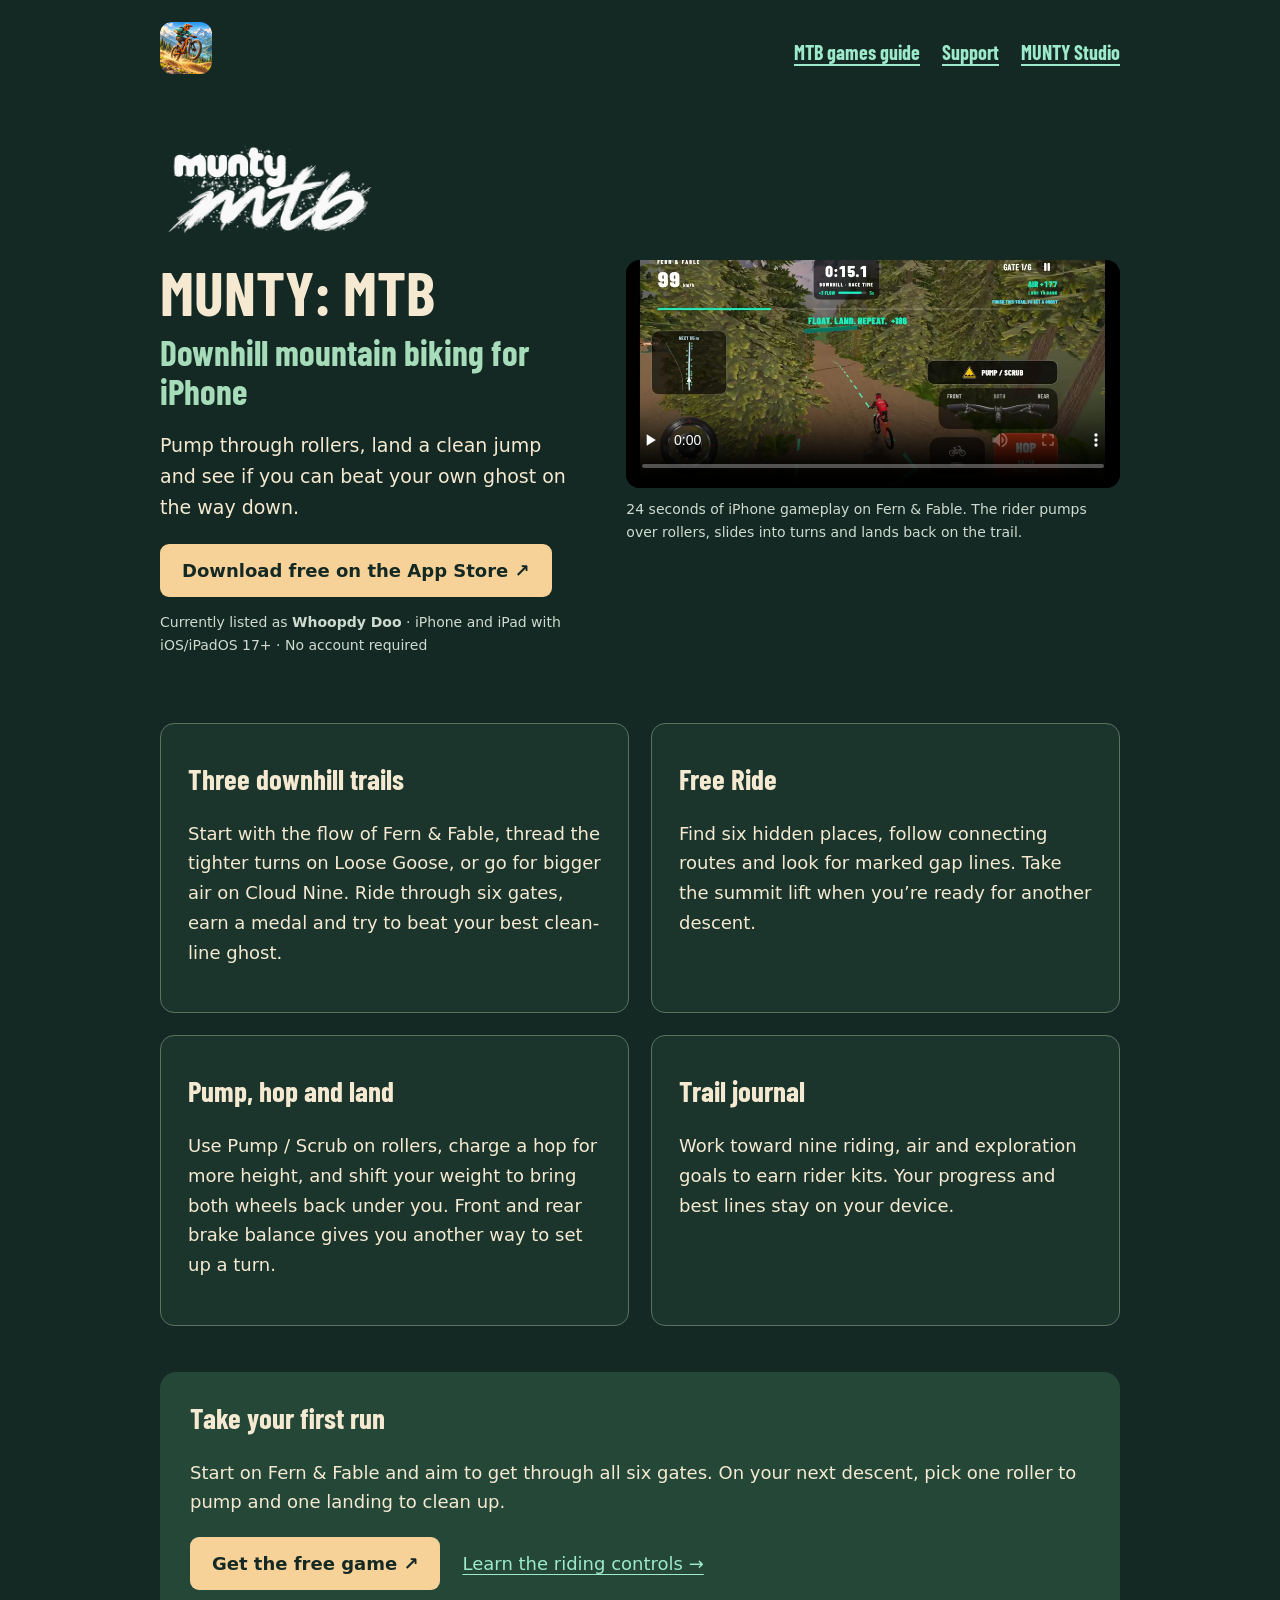
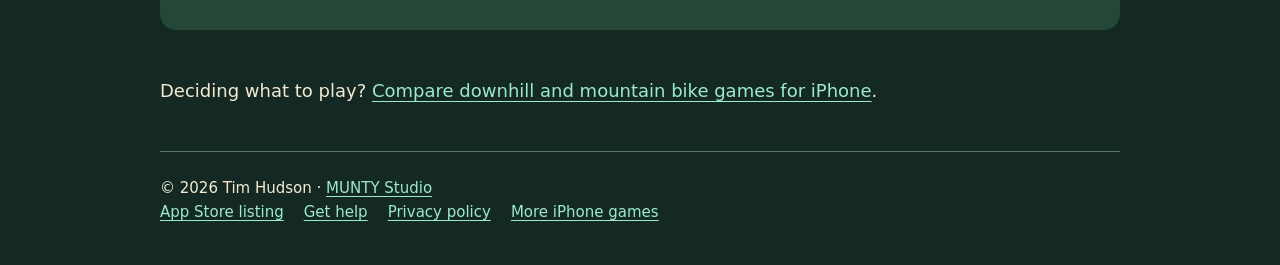
<file: index.html>
<!doctype html>
<html lang="en">
<head>
  <meta charset="utf-8">
  <meta name="viewport" content="width=device-width,initial-scale=1">
  <title>MUNTY: MTB | Free Downhill Mountain Bike Game for iPhone</title>
  <meta name="google-site-verification" content="oeOaqKVYe6CMXLWaYqzfzxqgpllhkVoMP37SHTGKVPU">
  <meta name="apple-itunes-app" content="app-id=6826962497, affiliate-data=pt=127545438&amp;ct=mtb_game_site&amp;mt=8">
  <meta name="description" content="Pump rollers, land jumps and chase your own ghost in MUNTY: MTB. Play the free downhill mountain bike game on iPhone and iPad, listed as Whoopdy Doo.">
  <link rel="canonical" href="https://timhudsonacs.github.io/whoopdy-doo-site/">
  <meta property="og:type" content="website">
  <meta property="og:title" content="MUNTY: MTB | Free Downhill Mountain Bike Game for iPhone">
  <meta property="og:description" content="Ride three downhill trails and explore in Free Ride. Free for iPhone and iPad, currently listed as Whoopdy Doo.">
  <meta property="og:url" content="https://timhudsonacs.github.io/whoopdy-doo-site/">
  <meta property="og:image" content="https://timhudsonacs.github.io/whoopdy-doo-site/assets/fern-and-fable-gameplay.webp">
  <meta property="og:image:alt" content="iPhone gameplay on the Fern &amp; Fable downhill trail">
  <meta name="twitter:card" content="summary_large_image">
  <link rel="icon" href="assets/icon.png">
  <link rel="stylesheet" href="style.css?v=3">
  <script type="application/ld+json">
  {
    "@context": "https://schema.org",
    "@type": ["VideoGame", "MobileApplication"],
    "@id": "https://timhudsonacs.github.io/whoopdy-doo-site/#game",
    "name": "MUNTY: MTB",
    "alternateName": "Whoopdy Doo",
    "url": "https://timhudsonacs.github.io/whoopdy-doo-site/",
    "description": "A free downhill mountain bike game for iPhone and iPad, currently listed as Whoopdy Doo. Ride three trails, chase medals and clean-line ghosts, or explore in Free Ride.",
    "applicationCategory": "GameApplication",
    "gamePlatform": ["iPhone", "iPad"],
    "operatingSystem": "iOS 17.0 or later",
    "image": "https://timhudsonacs.github.io/whoopdy-doo-site/assets/munty-mtb-logo.webp",
    "screenshot": "https://timhudsonacs.github.io/whoopdy-doo-site/assets/fern-and-fable-gameplay.webp",
    "downloadUrl": "https://apps.apple.com/us/app/whoopdy-doo/id6826962497",
    "offers": {"@type": "Offer", "price": "0", "priceCurrency": "USD"},
    "creator": {"@type": "Organization", "@id": "https://shutupfly.timhudson.com/studio/#organization", "name": "MUNTY Studio", "url": "https://shutupfly.timhudson.com/studio/"}
  }
  </script>
</head>
<body>
<a class="skip" href="#main">Skip to content</a>
<header>
  <a href="/whoopdy-doo-site/" aria-label="MUNTY MTB home"><img src="assets/icon.png" width="180" height="180" alt=""></a>
  <nav aria-label="Main navigation"><a href="best-mountain-bike-game/">MTB games guide</a><a href="support/">Support</a><a href="https://shutupfly.timhudson.com/studio/">MUNTY Studio</a></nav>
</header>
<main id="main">
  <section class="release-hero" aria-labelledby="release-title">
    <div>
      <img class="release-logo" src="assets/munty-mtb-logo.webp" width="960" height="480" alt="">
      <h1 id="release-title">MUNTY: MTB <span>Downhill mountain biking for iPhone</span></h1>
      <p class="intro">Pump through rollers, land a clean jump and see if you can beat your own ghost on the way down.</p>
      <div class="actions"><a class="button" href="https://apps.apple.com/app/apple-store/id6826962497?pt=127545438&amp;ct=mtb_game_site&amp;mt=8" aria-describedby="store-details">Download free on the App Store ↗</a></div>
      <p class="note" id="store-details">Currently listed as <strong>Whoopdy Doo</strong> · iPhone and iPad with iOS/iPadOS 17+ · No account required</p>
    </div>
    <figure class="ride-preview" id="gameplay">
      <video controls playsinline preload="none" width="960" height="444" poster="assets/fern-and-fable-gameplay.webp" aria-label="Fern and Fable gameplay preview" aria-describedby="ride-caption">
        <source src="assets/fern-and-fable-iphone.mp4" type="video/mp4">
        <a href="assets/fern-and-fable-iphone.mp4">Open the gameplay video</a>
      </video>
      <figcaption id="ride-caption">24 seconds of iPhone gameplay on Fern &amp; Fable. The rider pumps over rollers, slides into turns and lands back on the trail.</figcaption>
    </figure>
  </section>
  <section class="feature-grid" aria-label="Ways to ride">
    <article><h2>Three downhill trails</h2><p>Start with the flow of Fern &amp; Fable, thread the tighter turns on Loose Goose, or go for bigger air on Cloud Nine. Ride through six gates, earn a medal and try to beat your best clean-line ghost.</p></article>
    <article><h2>Free Ride</h2><p>Find six hidden places, follow connecting routes and look for marked gap lines. Take the summit lift when you’re ready for another descent.</p></article>
    <article><h2>Pump, hop and land</h2><p>Use Pump / Scrub on rollers, charge a hop for more height, and shift your weight to bring both wheels back under you. Front and rear brake balance gives you another way to set up a turn.</p></article>
    <article><h2>Trail journal</h2><p>Work toward nine riding, air and exploration goals to earn rider kits. Your progress and best lines stay on your device.</p></article>
  </section>
  <aside class="callout">
    <h2>Take your first run</h2>
    <p>Start on Fern &amp; Fable and aim to get through all six gates. On your next descent, pick one roller to pump and one landing to clean up.</p>
    <div class="actions"><a class="button" href="https://apps.apple.com/app/apple-store/id6826962497?pt=127545438&amp;ct=mtb_game_site&amp;mt=8" aria-describedby="store-details">Get the free game ↗</a><a href="support/">Learn the riding controls →</a></div>
  </aside>
  <p>Deciding what to play? <a href="best-mountain-bike-game/">Compare downhill and mountain bike games for iPhone</a>.</p>
</main>
<footer>© 2026 Tim Hudson · <a href="https://shutupfly.timhudson.com/studio/">MUNTY Studio</a><br><a href="https://apps.apple.com/us/app/whoopdy-doo/id6826962497">App Store listing</a><a href="support/">Get help</a><a href="privacy/">Privacy policy</a><a href="https://shutupfly.timhudson.com/best-iphone-games/">More iPhone games</a></footer>
</body>
</html>
</file>
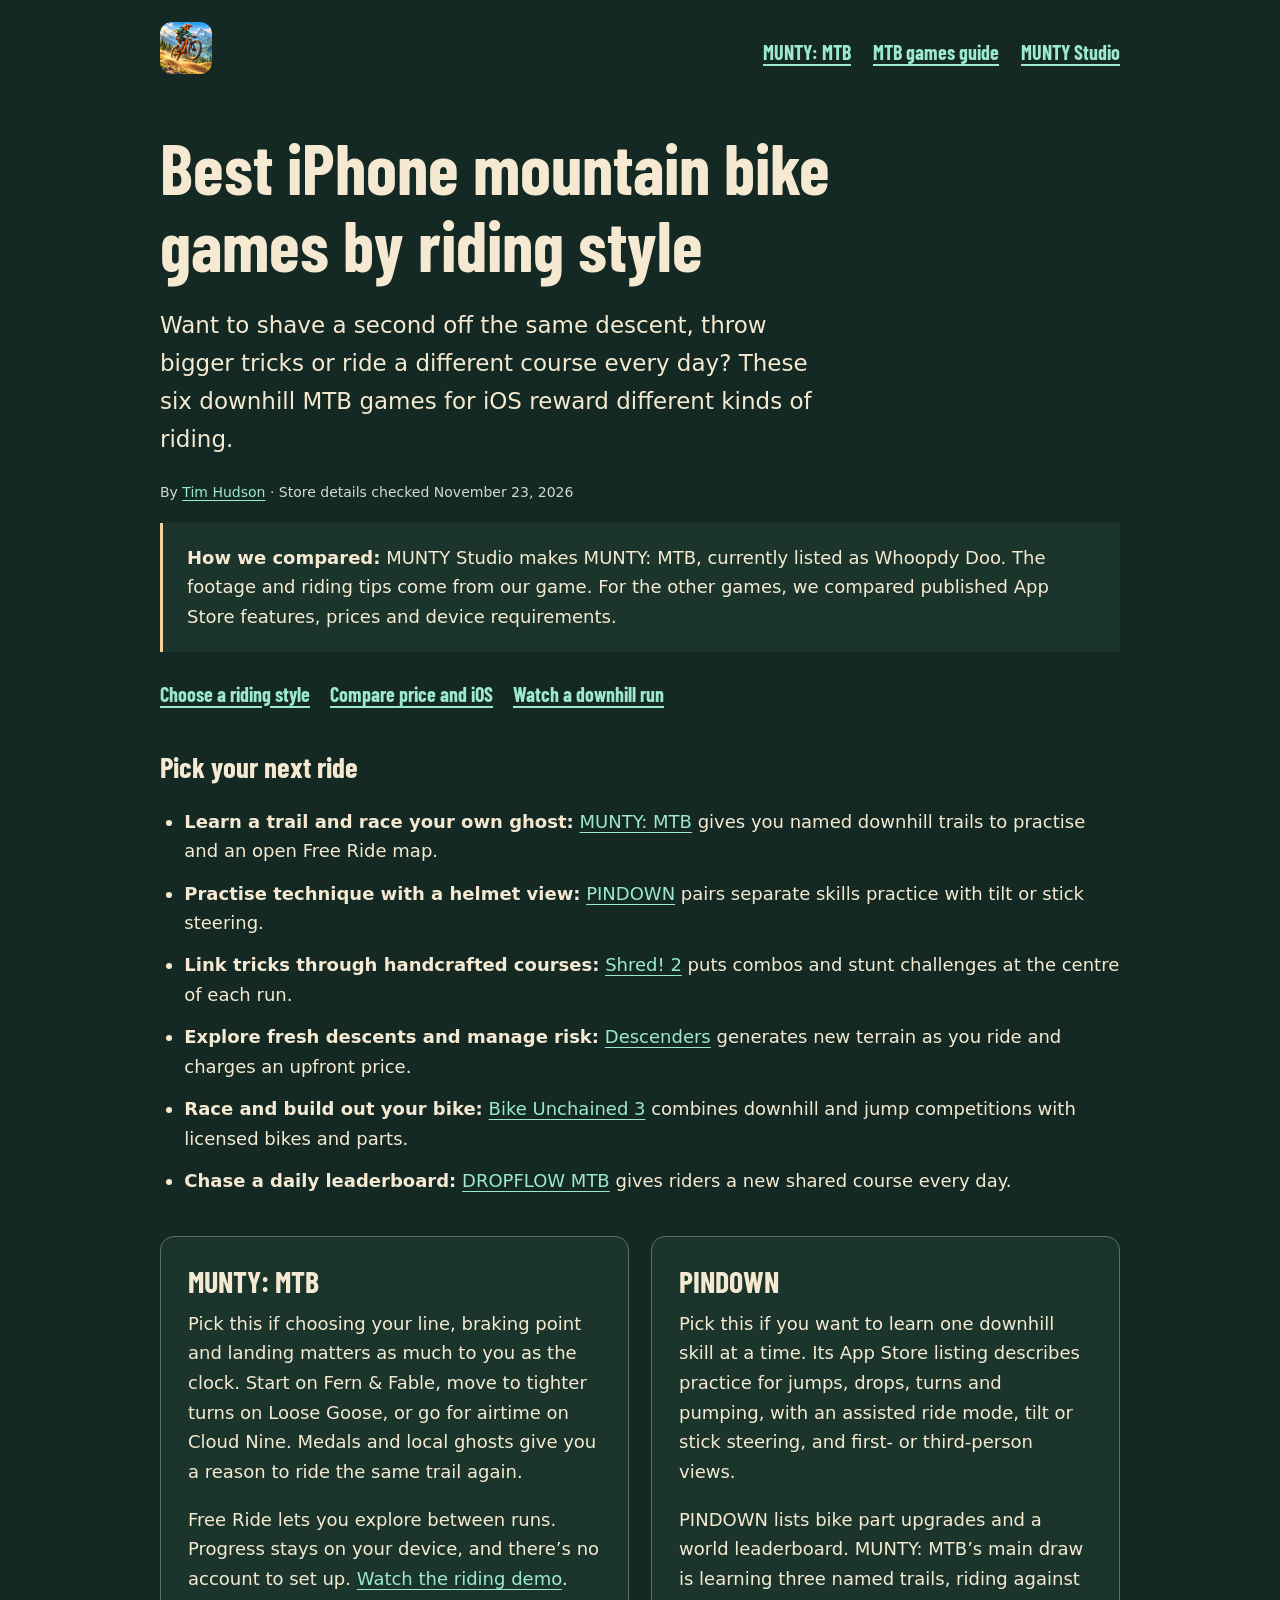
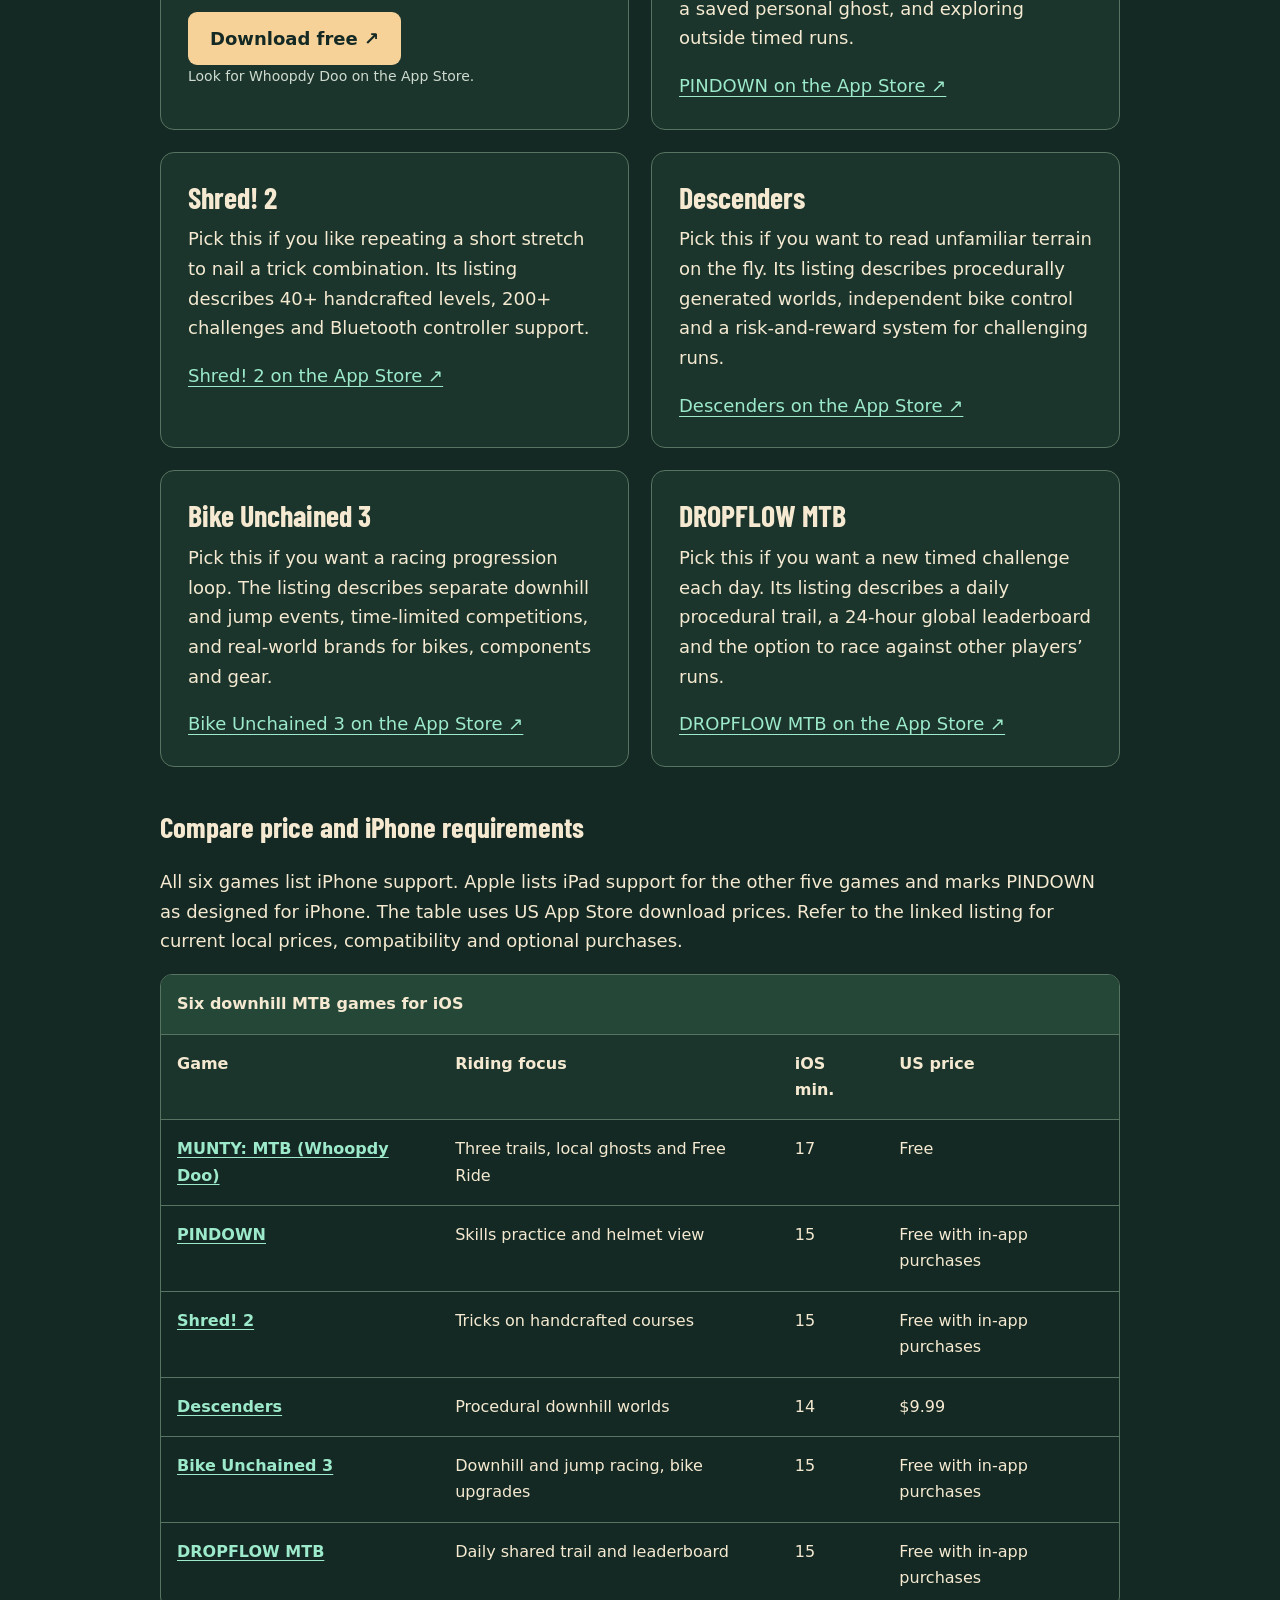
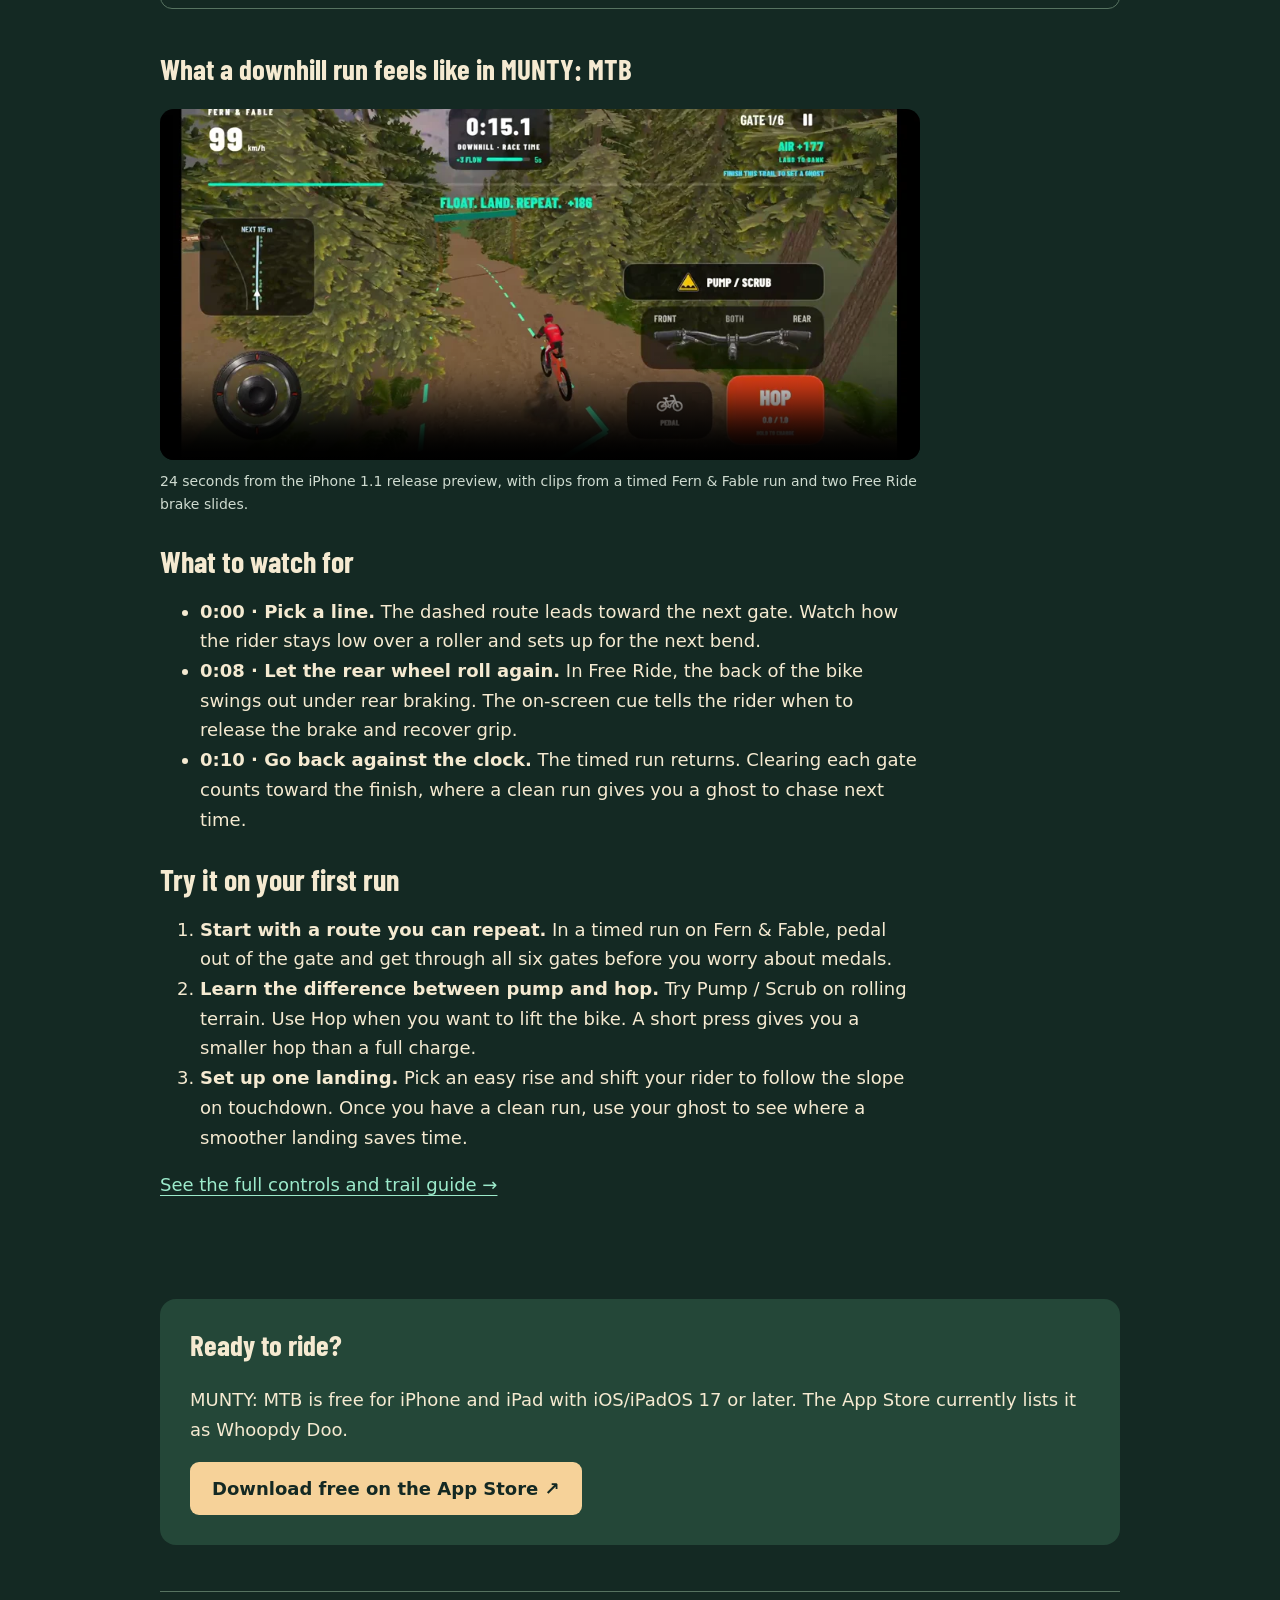
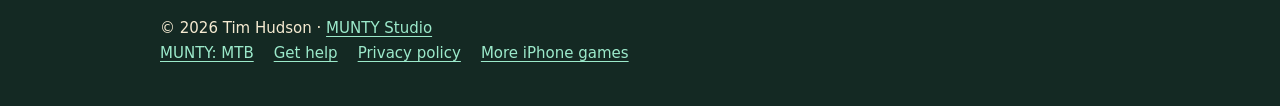
<file: best-mountain-bike-game/index.html>
<!doctype html>
<html lang="en">
<head>
  <meta charset="utf-8">
  <meta name="viewport" content="width=device-width,initial-scale=1">
  <title>Best Mountain Bike Games for iPhone | Downhill MTB Compared</title>
  <meta name="description" content="Find the best iPhone mountain bike game for your riding style. Compare six downhill MTB games for iOS by trails, stunts, racing, price and compatibility.">
  <link rel="canonical" href="https://timhudsonacs.github.io/whoopdy-doo-site/best-mountain-bike-game/">
  <meta property="og:type" content="article">
  <meta property="og:title" content="Best Mountain Bike Games for iPhone | Downhill MTB Compared">
  <meta property="og:description" content="Compare six downhill MTB games for iOS, from time trials on familiar trails to daily racing and big trick combos.">
  <meta property="og:url" content="https://timhudsonacs.github.io/whoopdy-doo-site/best-mountain-bike-game/">
  <meta property="og:image" content="https://timhudsonacs.github.io/whoopdy-doo-site/assets/fern-and-fable-gameplay.webp">
  <meta property="og:image:alt" content="A mountain biker in midair on the Fern &amp; Fable trail in MUNTY: MTB">
  <meta name="twitter:card" content="summary_large_image">
  <link rel="icon" href="../assets/icon.png">
  <link rel="stylesheet" href="../style.css?v=4">
  <script type="application/ld+json">
  {
    "@context": "https://schema.org",
    "@graph": [
      {
        "@type": "Article",
        "@id": "https://timhudsonacs.github.io/whoopdy-doo-site/best-mountain-bike-game/#article",
        "url": "https://timhudsonacs.github.io/whoopdy-doo-site/best-mountain-bike-game/",
        "headline": "Best iPhone mountain bike games by riding style",
        "description": "Compare six downhill MTB games for iPhone by riding style, iOS requirements and US App Store price.",
        "datePublished": "2026-11-05T19:35:32Z",
        "dateModified": "2026-11-23T18:13:23+00:00",
        "image": "https://timhudsonacs.github.io/whoopdy-doo-site/assets/fern-and-fable-gameplay.webp",
        "author": {"@type": "Person", "name": "Tim Hudson", "url": "https://shutupfly.timhudson.com/studio/#about"},
        "publisher": {"@type": "Organization", "@id": "https://shutupfly.timhudson.com/studio/#organization", "name": "MUNTY Studio", "url": "https://shutupfly.timhudson.com/studio/"},
        "mainEntityOfPage": "https://timhudsonacs.github.io/whoopdy-doo-site/best-mountain-bike-game/"
      },
      {
        "@type": "BreadcrumbList",
        "itemListElement": [
          {"@type": "ListItem", "position": 1, "name": "MUNTY: MTB", "item": "https://timhudsonacs.github.io/whoopdy-doo-site/"},
          {"@type": "ListItem", "position": 2, "name": "Mountain bike game guide", "item": "https://timhudsonacs.github.io/whoopdy-doo-site/best-mountain-bike-game/"}
        ]
      }
    ]
  }
  </script>
</head>
<body>
<a class="skip" href="#main">Skip to content</a>
<header>
  <a href="../" aria-label="MUNTY MTB home"><img src="../assets/icon.png" width="180" height="180" alt=""></a>
  <nav aria-label="Main navigation"><a href="../">MUNTY: MTB</a><a href="./" aria-current="page">MTB games guide</a><a href="https://shutupfly.timhudson.com/studio/">MUNTY Studio</a></nav>
</header>
<main id="main">
<article class="riding-guide">
  <h1>Best iPhone mountain bike games by riding style</h1>
  <p class="intro">Want to shave a second off the same descent, throw bigger tricks or ride a different course every day? These six downhill MTB games for iOS reward different kinds of riding.</p>
  <p class="note">By <a href="https://shutupfly.timhudson.com/studio/#about">Tim Hudson</a> · Store details checked <time datetime="2026-11-23">November 23, 2026</time></p>
  <p class="disclosure"><strong>How we compared:</strong> MUNTY Studio makes MUNTY: MTB, currently listed as Whoopdy Doo. The footage and riding tips come from our game. For the other games, we compared published App Store features, prices and device requirements.</p>
  <nav class="jump-links" aria-label="Guide contents"><a href="#choose">Choose a riding style</a><a href="#compare">Compare price and iOS</a><a href="#details">Watch a downhill run</a></nav>

  <section id="choose">
    <h2>Pick your next ride</h2>
    <ul class="guide-picks">
      <li><strong>Learn a trail and race your own ghost:</strong> <a href="#munted-mtb">MUNTY: MTB</a> gives you named downhill trails to practise and an open Free Ride map.</li>
      <li><strong>Practise technique with a helmet view:</strong> <a href="#pindown">PINDOWN</a> pairs separate skills practice with tilt or stick steering.</li>
      <li><strong>Link tricks through handcrafted courses:</strong> <a href="#shred-2">Shred! 2</a> puts combos and stunt challenges at the centre of each run.</li>
      <li><strong>Explore fresh descents and manage risk:</strong> <a href="#descenders">Descenders</a> generates new terrain as you ride and charges an upfront price.</li>
      <li><strong>Race and build out your bike:</strong> <a href="#bike-unchained">Bike Unchained 3</a> combines downhill and jump competitions with licensed bikes and parts.</li>
      <li><strong>Chase a daily leaderboard:</strong> <a href="#dropflow">DROPFLOW MTB</a> gives riders a new shared course every day.</li>
    </ul>
    <div class="feature-grid">
      <article id="munted-mtb"><h3>MUNTY: MTB</h3><p>Pick this if choosing your line, braking point and landing matters as much to you as the clock. Start on Fern &amp; Fable, move to tighter turns on Loose Goose, or go for airtime on Cloud Nine. Medals and local ghosts give you a reason to ride the same trail again.</p><p>Free Ride lets you explore between runs. Progress stays on your device, and there’s no account to set up. <a href="#details">Watch the riding demo</a>.</p><a class="button" href="https://apps.apple.com/app/apple-store/id6826962497?pt=127545438&amp;ct=mtb_guide&amp;mt=8" aria-describedby="guide-store-name">Download free ↗</a><p class="note" id="guide-store-name">Look for Whoopdy Doo on the App Store.</p></article>
      <article id="pindown"><h3>PINDOWN</h3><p>Pick this if you want to learn one downhill skill at a time. Its App Store listing describes practice for jumps, drops, turns and pumping, with an assisted ride mode, tilt or stick steering, and first- or third-person views.</p><p>PINDOWN lists bike part upgrades and a world leaderboard. MUNTY: MTB’s main draw is learning three named trails, riding against a saved personal ghost, and exploring outside timed runs.</p><a href="https://apps.apple.com/us/app/pindown-mtb-downhill-racing/id6822113163">PINDOWN on the App Store ↗</a></article>
      <article id="shred-2"><h3>Shred! 2</h3><p>Pick this if you like repeating a short stretch to nail a trick combination. Its listing describes 40+ handcrafted levels, 200+ challenges and Bluetooth controller support.</p><a href="https://apps.apple.com/us/app/shred-2-ft-sam-pilgrim-2026/id1671517038">Shred! 2 on the App Store ↗</a></article>
      <article id="descenders"><h3>Descenders</h3><p>Pick this if you want to read unfamiliar terrain on the fly. Its listing describes procedurally generated worlds, independent bike control and a risk-and-reward system for challenging runs.</p><a href="https://apps.apple.com/us/app/descenders/id1604675493">Descenders on the App Store ↗</a></article>
      <article id="bike-unchained"><h3>Bike Unchained 3</h3><p>Pick this if you want a racing progression loop. The listing describes separate downhill and jump events, time-limited competitions, and real-world brands for bikes, components and gear.</p><a href="https://apps.apple.com/us/app/bike-unchained-3/id6444827073">Bike Unchained 3 on the App Store ↗</a></article>
      <article id="dropflow"><h3>DROPFLOW MTB</h3><p>Pick this if you want a new timed challenge each day. Its listing describes a daily procedural trail, a 24-hour global leaderboard and the option to race against other players’ runs.</p><a href="https://apps.apple.com/us/app/dropflow-mtb/id6752247382">DROPFLOW MTB on the App Store ↗</a></article>
    </div>
  </section>

  <section id="compare">
    <h2>Compare price and iPhone requirements</h2>
    <p>All six games list iPhone support. Apple lists iPad support for the other five games and marks PINDOWN as designed for iPhone. The table uses US App Store download prices. Refer to the linked listing for current local prices, compatibility and optional purchases.</p>
    <div class="comparison-table">
      <table>
        <caption>Six downhill MTB games for iOS</caption>
        <thead><tr><th scope="col">Game</th><th scope="col">Riding focus</th><th scope="col">iOS min.</th><th scope="col">US price</th></tr></thead>
        <tbody>
          <tr><th scope="row"><a href="https://apps.apple.com/app/apple-store/id6826962497?pt=127545438&amp;ct=mtb_guide&amp;mt=8">MUNTY: MTB (Whoopdy Doo)</a></th><td>Three trails, local ghosts and Free Ride</td><td>17</td><td>Free</td></tr>
          <tr><th scope="row"><a href="https://apps.apple.com/us/app/pindown-mtb-downhill-racing/id6822113163">PINDOWN</a></th><td>Skills practice and helmet view</td><td>15</td><td>Free with in-app purchases</td></tr>
          <tr><th scope="row"><a href="https://apps.apple.com/us/app/shred-2-ft-sam-pilgrim-2026/id1671517038">Shred! 2</a></th><td>Tricks on handcrafted courses</td><td>15</td><td>Free with in-app purchases</td></tr>
          <tr><th scope="row"><a href="https://apps.apple.com/us/app/descenders/id1604675493">Descenders</a></th><td>Procedural downhill worlds</td><td>14</td><td>$9.99</td></tr>
          <tr><th scope="row"><a href="https://apps.apple.com/us/app/bike-unchained-3/id6444827073">Bike Unchained 3</a></th><td>Downhill and jump racing, bike upgrades</td><td>15</td><td>Free with in-app purchases</td></tr>
          <tr><th scope="row"><a href="https://apps.apple.com/us/app/dropflow-mtb/id6752247382">DROPFLOW MTB</a></th><td>Daily shared trail and leaderboard</td><td>15</td><td>Free with in-app purchases</td></tr>
        </tbody>
      </table>
    </div>
  </section>

  <section id="details" class="paper">
    <h2>What a downhill run feels like in MUNTY: MTB</h2>
    <figure class="ride-preview">
      <video controls playsinline preload="none" width="960" height="444" poster="../assets/fern-and-fable-gameplay.webp" aria-label="MUNTY MTB iPhone gameplay preview" aria-describedby="guide-preview-caption">
        <source src="../assets/fern-and-fable-iphone.mp4" type="video/mp4">
        <a href="../assets/fern-and-fable-iphone.mp4">Open the 24-second gameplay preview</a>
      </video>
      <figcaption id="guide-preview-caption">24 seconds from the iPhone 1.1 release preview, with clips from a timed Fern &amp; Fable run and two Free Ride brake slides.</figcaption>
    </figure>
    <h3>What to watch for</h3>
    <ul>
      <li><strong>0:00 · Pick a line.</strong> The dashed route leads toward the next gate. Watch how the rider stays low over a roller and sets up for the next bend.</li>
      <li><strong>0:08 · Let the rear wheel roll again.</strong> In Free Ride, the back of the bike swings out under rear braking. The on-screen cue tells the rider when to release the brake and recover grip.</li>
      <li><strong>0:10 · Go back against the clock.</strong> The timed run returns. Clearing each gate counts toward the finish, where a clean run gives you a ghost to chase next time.</li>
    </ul>
    <h3>Try it on your first run</h3>
    <ol>
      <li><strong>Start with a route you can repeat.</strong> In a timed run on Fern &amp; Fable, pedal out of the gate and get through all six gates before you worry about medals.</li>
      <li><strong>Learn the difference between pump and hop.</strong> Try Pump / Scrub on rolling terrain. Use Hop when you want to lift the bike. A short press gives you a smaller hop than a full charge.</li>
      <li><strong>Set up one landing.</strong> Pick an easy rise and shift your rider to follow the slope on touchdown. Once you have a clean run, use your ghost to see where a smoother landing saves time.</li>
    </ol>
    <p><a href="../support/">See the full controls and trail guide →</a></p>
  </section>
  <aside class="callout">
    <h2>Ready to ride?</h2>
    <p>MUNTY: MTB is free for iPhone and iPad with iOS/iPadOS 17 or later. The App Store currently lists it as Whoopdy Doo.</p>
    <a class="button" href="https://apps.apple.com/app/apple-store/id6826962497?pt=127545438&amp;ct=mtb_guide&amp;mt=8">Download free on the App Store ↗</a>
  </aside>
</article>
</main>
<footer>© 2026 Tim Hudson · <a href="https://shutupfly.timhudson.com/studio/">MUNTY Studio</a><br><a href="../">MUNTY: MTB</a><a href="../support/">Get help</a><a href="../privacy/">Privacy policy</a><a href="https://shutupfly.timhudson.com/best-iphone-games/">More iPhone games</a></footer>
</body>
</html>
</file>
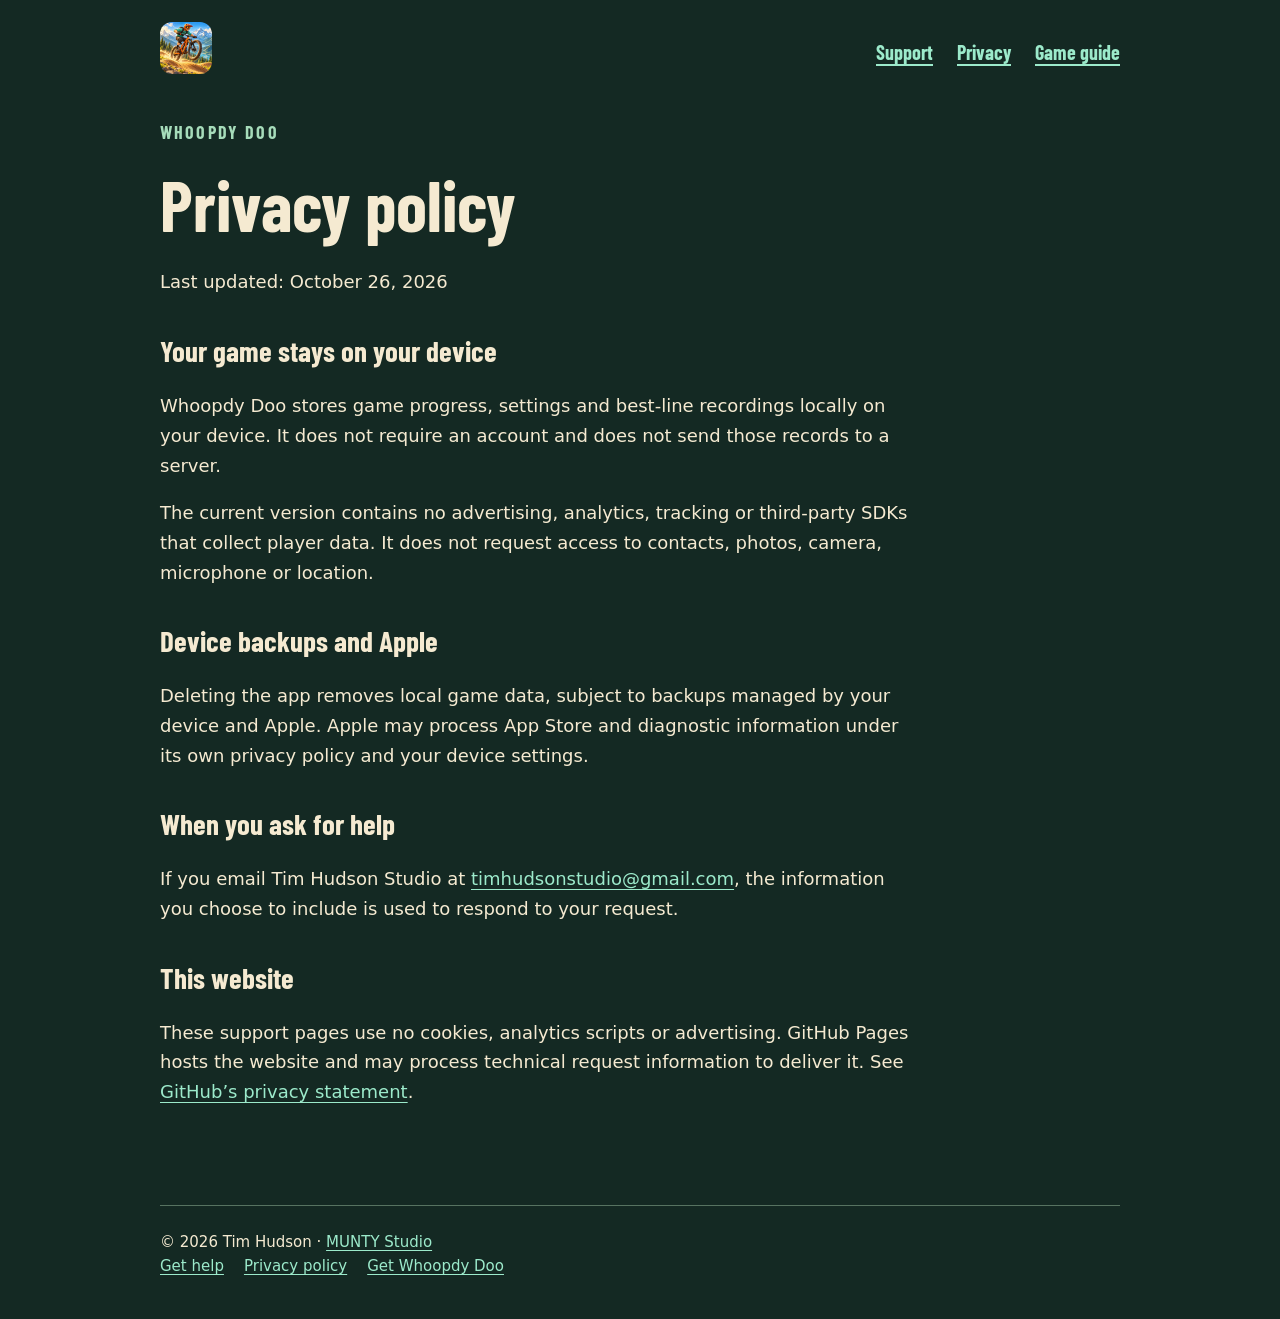
<file: privacy/index.html>
<!doctype html><html lang="en"><head><meta charset="utf-8"><meta name="viewport" content="width=device-width,initial-scale=1"><title>Privacy policy | Whoopdy Doo</title><meta name="description" content="How Whoopdy Doo handles local game progress, device backups, support email and website privacy."><link rel="icon" href="../assets/icon.png"><link rel="stylesheet" href="../style.css"><link rel="canonical" href="https://timhudsonacs.github.io/whoopdy-doo-site/privacy/"></head><body><header><a href="../" aria-label="Whoopdy Doo home"><img src="../assets/icon.png" width="180" height="180" alt="Whoopdy Doo mountain biker"></a><nav><a href="../support/">Support</a></nav><nav><a href="../privacy/">Privacy</a></nav><nav><a href="../best-mountain-bike-game/">Game guide</a></nav></header><main><article class="paper"><p class="eyebrow">WHOOPDY DOO</p><h1>Privacy policy</h1><p>Last updated: October 26, 2026</p><h2>Your game stays on your device</h2><p>Whoopdy Doo stores game progress, settings and best-line recordings locally on your device. It does not require an account and does not send those records to a server.</p><p>The current version contains no advertising, analytics, tracking or third-party SDKs that collect player data. It does not request access to contacts, photos, camera, microphone or location.</p><h2>Device backups and Apple</h2><p>Deleting the app removes local game data, subject to backups managed by your device and Apple. Apple may process App Store and diagnostic information under its own privacy policy and your device settings.</p><h2>When you ask for help</h2><p>If you email Tim Hudson Studio at <a href="mailto:timhudsonstudio@gmail.com">timhudsonstudio@gmail.com</a>, the information you choose to include is used to respond to your request.</p><h2>This website</h2><p>These support pages use no cookies, analytics scripts or advertising. GitHub Pages hosts the website and may process technical request information to deliver it. See <a href="https://docs.github.com/en/site-policy/privacy-policies/github-general-privacy-statement">GitHub’s privacy statement</a>.</p></article></main><footer>© 2026 Tim Hudson · <a href="https://shutupfly.timhudson.com/studio/">MUNTY Studio</a><br><a href="../support/">Get help</a><a href="../privacy/">Privacy policy</a><a href="https://apps.apple.com/us/app/whoopdy-doo/id6826962497">Get Whoopdy Doo</a></footer></body></html>
</file>
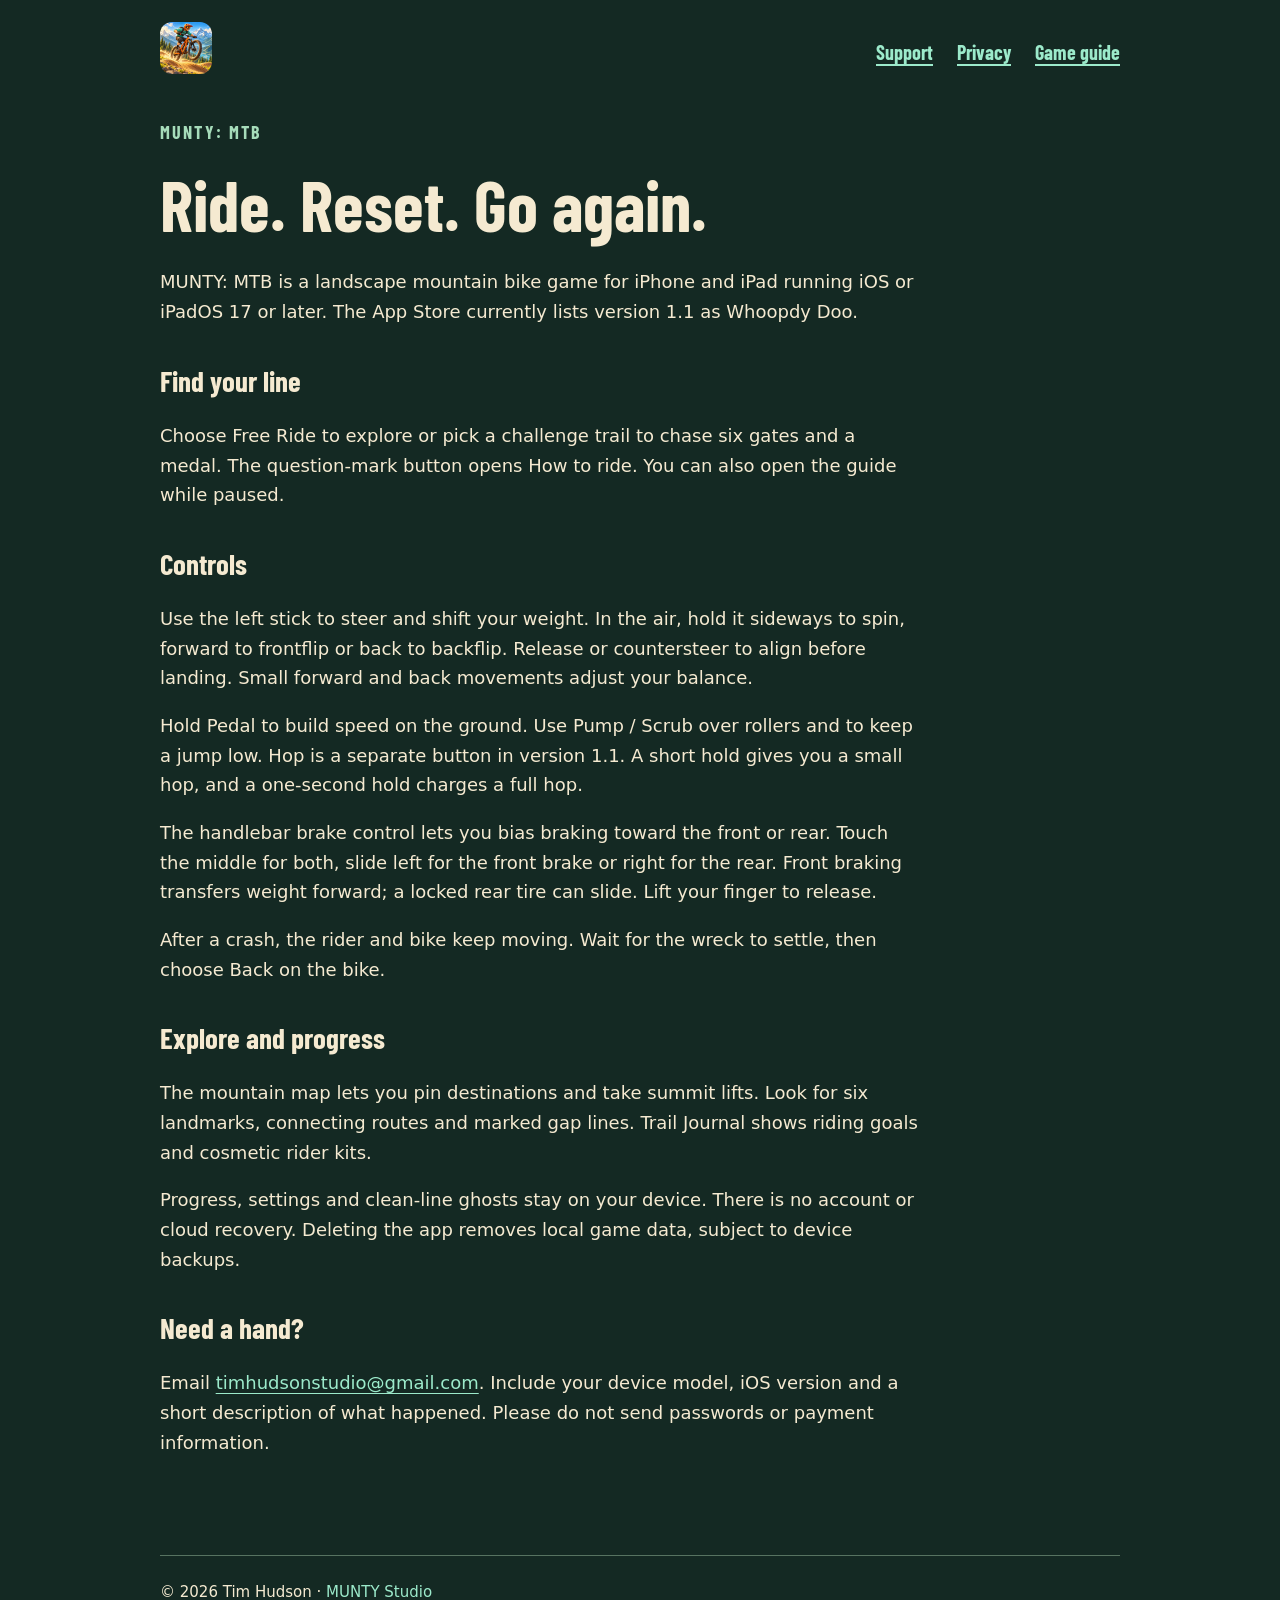
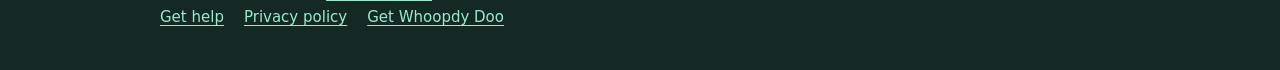
<file: support/index.html>
<!doctype html><html lang="en"><head><meta charset="utf-8"><meta name="viewport" content="width=device-width,initial-scale=1"><title>Riding Controls &amp; Support | MUNTY: MTB</title><meta name="description" content="MUNTY: MTB help: steering, pumping, brakes, jumps, Free Ride, local progress and contacting MUNTY Studio."><link rel="icon" href="../assets/icon.png"><link rel="stylesheet" href="../style.css"><link rel="canonical" href="https://timhudsonacs.github.io/whoopdy-doo-site/support/"></head><body><header><a href="../" aria-label="MUNTY MTB home"><img src="../assets/icon.png" width="180" height="180" alt="Whoopdy Doo mountain biker"></a><nav><a href="../support/">Support</a></nav><nav><a href="../privacy/">Privacy</a></nav><nav><a href="../best-mountain-bike-game/">Game guide</a></nav></header><main><article class="paper"><p class="eyebrow">MUNTY: MTB</p><h1>Ride. Reset. Go again.</h1><p>MUNTY: MTB is a landscape mountain bike game for iPhone and iPad running iOS or iPadOS 17 or later. The App Store currently lists version 1.1 as Whoopdy Doo.</p><h2>Find your line</h2><p>Choose Free Ride to explore or pick a challenge trail to chase six gates and a medal. The question-mark button opens How to ride. You can also open the guide while paused.</p><h2>Controls</h2><p>Use the left stick to steer and shift your weight. In the air, hold it sideways to spin, forward to frontflip or back to backflip. Release or countersteer to align before landing. Small forward and back movements adjust your balance.</p><p>Hold Pedal to build speed on the ground. Use Pump / Scrub over rollers and to keep a jump low. Hop is a separate button in version 1.1. A short hold gives you a small hop, and a one-second hold charges a full hop.</p><p>The handlebar brake control lets you bias braking toward the front or rear. Touch the middle for both, slide left for the front brake or right for the rear. Front braking transfers weight forward; a locked rear tire can slide. Lift your finger to release.</p><p>After a crash, the rider and bike keep moving. Wait for the wreck to settle, then choose Back on the bike.</p><h2>Explore and progress</h2><p>The mountain map lets you pin destinations and take summit lifts. Look for six landmarks, connecting routes and marked gap lines. Trail Journal shows riding goals and cosmetic rider kits.</p><p>Progress, settings and clean-line ghosts stay on your device. There is no account or cloud recovery. Deleting the app removes local game data, subject to device backups.</p><h2>Need a hand?</h2><p>Email <a href="mailto:timhudsonstudio@gmail.com">timhudsonstudio@gmail.com</a>. Include your device model, iOS version and a short description of what happened. Please do not send passwords or payment information.</p></article></main><footer>© 2026 Tim Hudson · <a href="https://shutupfly.timhudson.com/studio/">MUNTY Studio</a><br><a href="../support/">Get help</a><a href="../privacy/">Privacy policy</a><a href="https://apps.apple.com/us/app/whoopdy-doo/id6826962497">Get Whoopdy Doo</a></footer></body></html>
</file>
<file: style.css>
@font-face{font-family:Barlow;src:url(assets/BarlowCondensed-Bold.ttf) format("truetype");font-display:swap}*{box-sizing:border-box}body{margin:0;background:#142923;color:#f5ead1;font:18px/1.65 system-ui,sans-serif}a{color:#9ceacb;text-underline-offset:.2em}a:focus-visible{outline:3px solid #ffae4a;outline-offset:5px}header,main,footer{width:min(100% - 40px,960px);margin:auto}header{display:flex;gap:24px;align-items:center;padding:22px 0}header a:first-child{margin-right:auto}header img{width:52px;height:52px;border-radius:12px}h1,h2,.eyebrow,nav{font-family:Barlow,sans-serif;line-height:1.1}h1{font-size:clamp(38px,7vw,70px);margin:24px 0}h2{font-size:29px;margin-top:38px}.hero{position:relative;aspect-ratio:1600/740;border-radius:20px;overflow:hidden;background:#213f32}.hero .rider{width:100%;height:100%;object-fit:cover}.hero .title{position:absolute;width:45%;height:auto;left:3%;top:7%}.eyebrow{color:#a6dcba;letter-spacing:.12em;font-size:18px}.intro{font-size:23px;max-width:660px}.paper{max-width:760px;padding-bottom:35px}footer{border-top:1px solid #577361;padding:24px 0 40px;margin-top:45px;font-size:15px}footer a{margin-right:20px}@media(max-width:540px){header{gap:16px}header nav{font-size:17px}.hero{aspect-ratio:1.5}.hero .rider{object-fit:cover;object-position:68%}.hero .title{width:54%;left:1%;top:3%}.intro{font-size:20px}}
/* Public release and riding guide */
html{scroll-behavior:smooth;scroll-padding-top:24px}header nav{display:flex;gap:22px;flex-wrap:wrap}header nav a:first-child{margin-right:0}header nav a{font-size:20px}h3{font:30px/1.15 Barlow,sans-serif;margin:0 0 18px}section{margin-bottom:44px}.hero{margin-bottom:30px}img{max-width:100%}.actions{display:flex;flex-wrap:wrap;gap:22px;align-items:center;margin:28px 0}.button{display:inline-block;padding:13px 22px;background:#f6d299;color:#142923;border-radius:9px;text-decoration:none;font-weight:750;line-height:1.5}.button:hover{background:#ffe5b9}.note{font-size:14px;color:#cfdbd0;max-width:850px}.feature-grid{display:grid;grid-template-columns:1fr 1fr;gap:22px;margin:40px 0}.feature-grid article{padding:27px;border:1px solid #577361;border-radius:14px;background:#1b352c}.feature-grid h2{margin-top:12px}.feature-grid p{margin-top:0}.callout{padding:30px;background:#244738;border-radius:16px;margin:46px 0}.callout h2{margin-top:0}.riding-guide>h1{max-width:850px}.disclosure{padding:20px 24px;border-left:3px solid #f6d299;background:#1b352c}.jump-links{display:flex;gap:20px;flex-wrap:wrap;margin:30px 0 45px}.jump-links a{font:20px Barlow,sans-serif}.comparison-table{border:1px solid #577361;border-radius:12px;overflow:hidden}table{width:100%;border-collapse:collapse;font-size:16px;text-align:left}caption{text-align:left;font-weight:700;padding:16px;background:#244738}th,td{padding:16px;vertical-align:top;border-top:1px solid #577361}thead{background:#1b352c}.skip{position:absolute;left:12px;top:-100px;background:#f6d299;color:#142923;padding:12px;z-index:2}.skip:focus{top:12px}footer{overflow-wrap:anywhere}footer a{display:inline-block}a,button{touch-action:manipulation}@media(max-width:640px){.feature-grid{grid-template-columns:1fr;gap:16px}.feature-grid article,.callout{padding:22px}header{align-items:flex-start;gap:16px}header nav{gap:14px}header nav a{font-size:18px}h1{font-size:42px}.disclosure{padding:16px 20px}.actions .button{width:100%;text-align:center}}@media(prefers-reduced-motion:reduce){html{scroll-behavior:auto}}

.release-hero {
  display: grid;
  grid-template-columns: 1fr 1.18fr;
  gap: clamp(24px, 4vw, 48px);
  align-items: center;
  margin: 28px 0 52px;
}
.release-logo { display: block; width: min(220px, 65%); height: auto; }
.release-hero h1 { font-size: clamp(42px, 5vw, 62px); margin: 14px 0 18px; }
.release-hero h1 span { display: block; font-size: .57em; margin-top: 8px; color: #a6dcba; }
.release-hero .intro { font-size: 19px; }
.release-hero .actions, .callout .actions { margin: 20px 0 10px; }
.ride-preview { margin: 0; }
.ride-preview video { display: block; width: 100%; height: auto; aspect-ratio: 960 / 444; background: #101d19; border-radius: 14px; }
.ride-preview figcaption { color: #cfdbd0; font-size: 14px; margin-top: 10px; }
.guide-picks { padding-left: 1.35em; }
.guide-picks li { margin-bottom: .7em; }
.riding-guide figure { max-width: 760px; }
.riding-guide .feature-grid h3 { margin-bottom: 10px; }
@media (max-width: 720px) {
  .release-hero { grid-template-columns: 1fr; margin-top: 0; }
}

.riding-guide #details h3 { margin: 28px 0 12px; }
@media (max-width: 640px) {
  .comparison-table table { table-layout: fixed; font-size: 14px; line-height: 1.45; }
  .comparison-table th, .comparison-table td { padding: 10px 6px; overflow-wrap: anywhere; }
  .comparison-table thead th:nth-child(1) { width: 28%; }
  .comparison-table thead th:nth-child(2) { width: 32%; }
  .comparison-table thead th:nth-child(3) { width: 15%; }
  .comparison-table thead th:nth-child(4) { width: 25%; }
}
</file>
